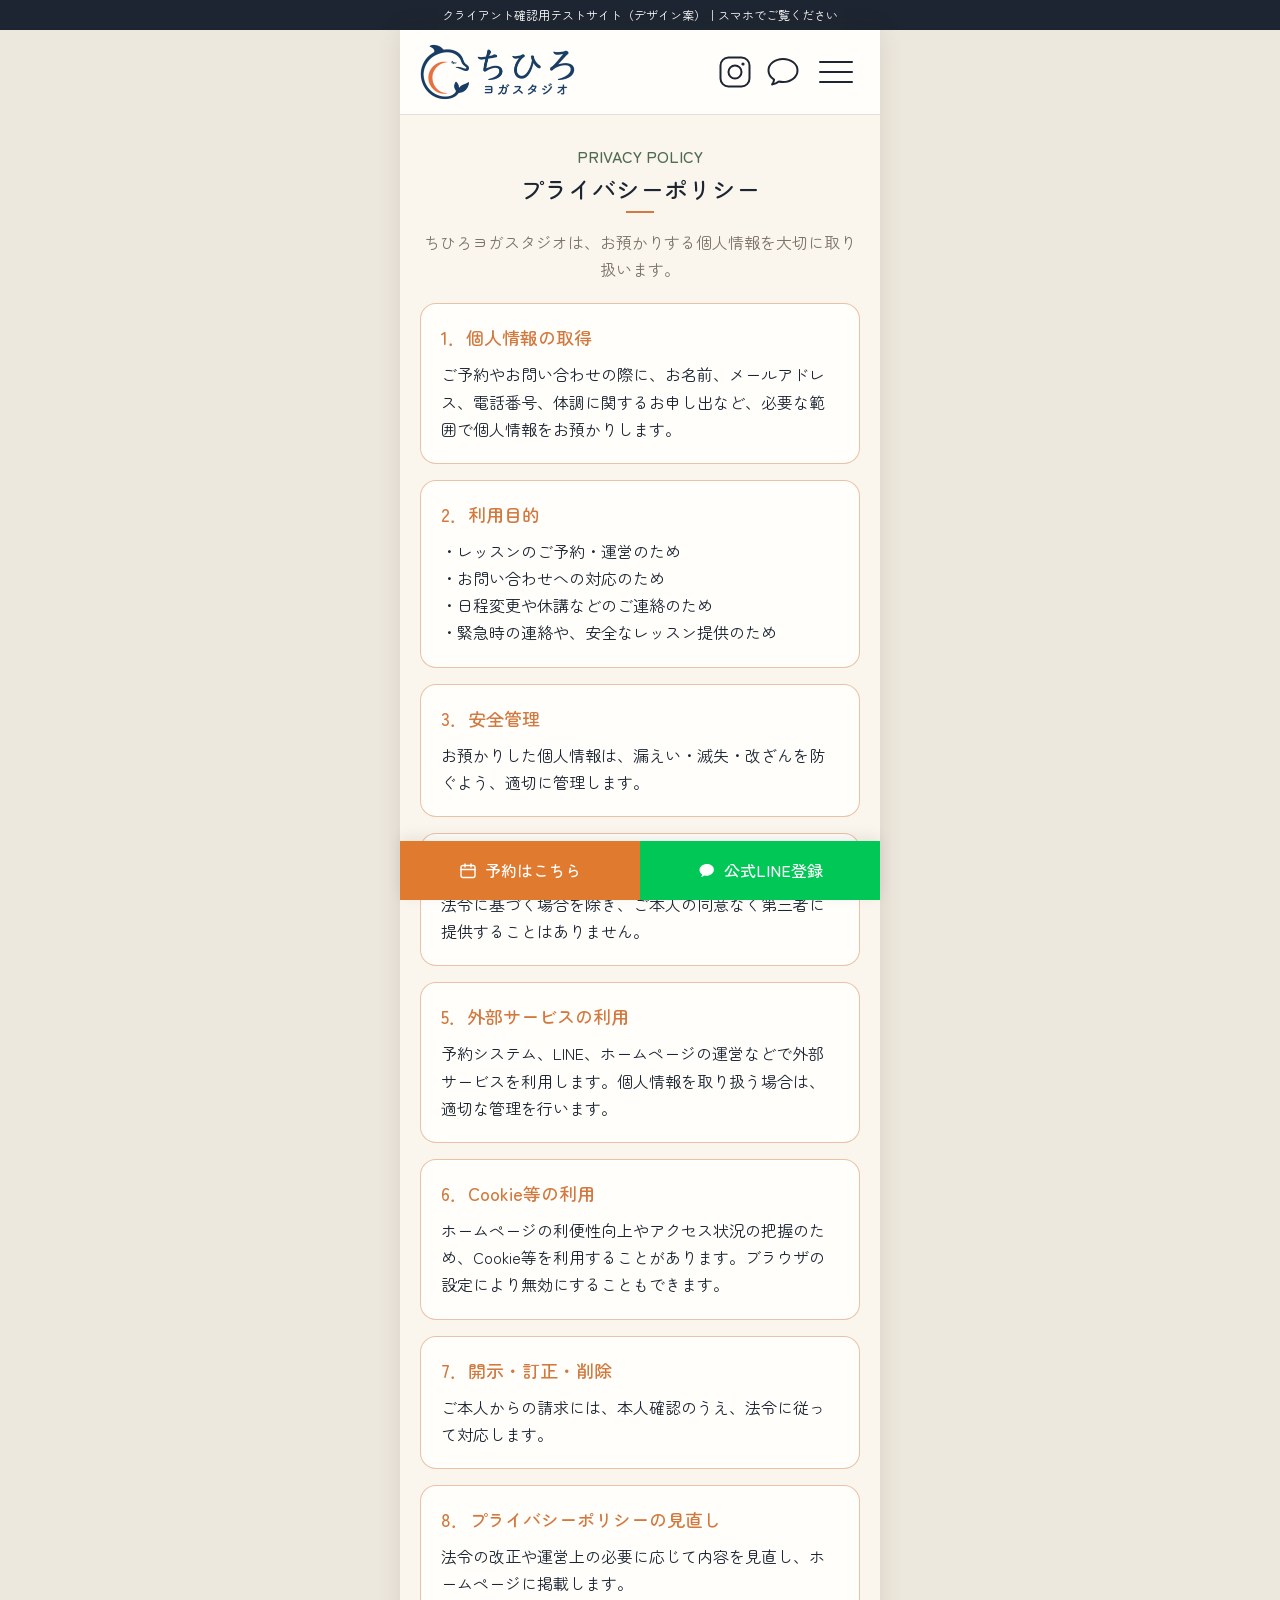
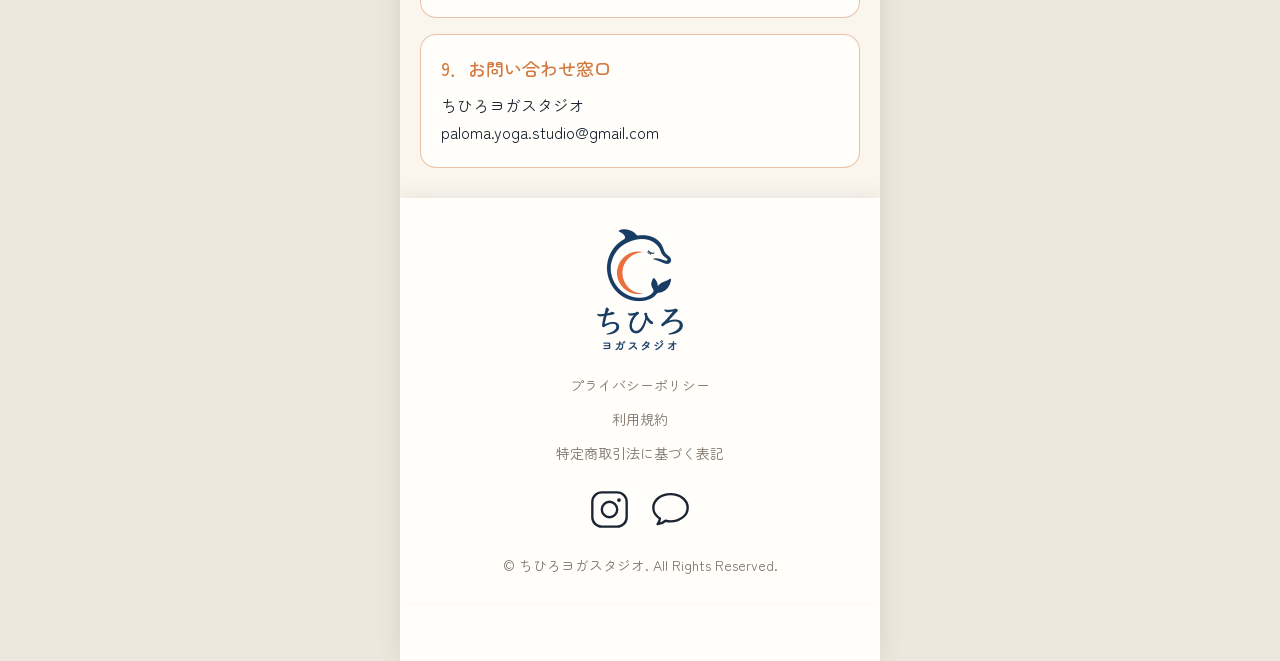
<file: privacy.html>
<!doctype html>
<html lang="ja">
<head>
<meta charset="utf-8">
<meta name="viewport" content="width=device-width, initial-scale=1">
<title>プライバシーポリシー｜ちひろヨガスタジオ</title>
<meta name="description" content="ちひろヨガスタジオのプライバシーポリシーです。">
<meta name="robots" content="noindex, nofollow">
<link rel="preconnect" href="https://fonts.googleapis.com">
<link rel="preconnect" href="https://fonts.gstatic.com" crossorigin>
<link href="https://fonts.googleapis.com/css2?family=Zen+Maru+Gothic:wght@400;500&display=swap" rel="stylesheet">
<link rel="stylesheet" href="css/style.css?v=20261016">
</head>
<body>
<div class="notice">クライアント確認用テストサイト（デザイン案）｜スマホでご覧ください</div>
<div class="app">
<header class="hdr">
  <a class="hdr-logo" href="index.html#top" aria-label="ちひろヨガスタジオ"><img src="img/logo_h.png?v=20261016" alt="ちひろ ヨガスタジオ" width="155" height="56"></a>
  <div class="hdr-icons">
    <a href="https://www.instagram.com/yoga_studio_paloma/" target="_blank" rel="noopener" aria-label="Instagram" class="ico38"><svg viewBox="0 0 38 38" aria-hidden="true"><rect x="4.5" y="4.5" width="29" height="29" rx="8" fill="none" stroke="currentColor" stroke-width="2"/><circle cx="19" cy="19" r="6.5" fill="none" stroke="currentColor" stroke-width="2"/><circle cx="27" cy="11" r="1.6" fill="currentColor"/></svg></a>
    <a href="https://lin.ee/5bhqEXA" target="_blank" rel="noopener" aria-label="公式LINE" class="ico38"><svg viewBox="0 0 38 38" aria-hidden="true"><path d="M19 6c-8 0-14.5 5-14.5 11.5 0 3.7 2.2 7 5.6 9.100-.2 1.600-.9 3.300-2 4.800 2.700-.3 5-1.400 6.700-2.900 1.300.3 2.800.5 4.200.5 8 0 14.500-5 14.500-11.500S27 6 19 6z" fill="none" stroke="currentColor" stroke-width="2" stroke-linejoin="round"/></svg></a>
    <button class="menu-btn" type="button" aria-label="メニューを開く" aria-expanded="false" aria-controls="drawer"><svg viewBox="0 0 48 48" aria-hidden="true"><path d="M8 14h32M8 24h32M8 34h32" stroke="currentColor" stroke-width="2" stroke-linecap="round"/></svg></button>
  </div>
</header>
<nav id="drawer" class="drawer" aria-label="メインメニュー" hidden>
  <button class="drawer-close" type="button" aria-label="メニューを閉じる"><svg viewBox="0 0 48 48" aria-hidden="true"><path d="M12 12l24 24M36 12L12 36" stroke="currentColor" stroke-width="2" stroke-linecap="round"/></svg></button>
  <ul><li><a href="index.html#top">ホーム</a></li><li><a href="index.html#news">お知らせ</a></li><li><a href="index.html#concept">コンセプト</a></li><li><a href="index.html#about">スタジオ紹介</a></li><li><a href="index.html#lesson">レッスンメニュー</a></li><li><a href="index.html#price">料金</a></li><li><a href="index.html#schedule">スケジュール</a></li><li><a href="index.html#instructor">講師紹介</a></li><li><a href="index.html#voice">お客様の声</a></li><li><a href="index.html#faq">よくある質問</a></li><li><a href="index.html#access">アクセス</a></li><li><a href="index.html#reservation">ご予約</a></li></ul>
  <ul class="drawer-legal">
    <li><a href="privacy.html">プライバシーポリシー</a></li>
    <li><a href="terms.html">利用規約</a></li>
    <li><a href="tokushoho.html">特定商取引法に基づく表記</a></li>
  </ul>
</nav>
<main>
<section class="legal-top"><div class="sh"><span class="sh-en">PRIVACY POLICY</span><h2 class="sh-ja">プライバシーポリシー</h2><i class="sh-bar"></i></div><p>ちひろヨガスタジオは、お預かりする個人情報を大切に取り扱います。</p></section>
<div class="legal-body"><section class="lcard"><h2>1．個人情報の取得</h2><p>ご予約やお問い合わせの際に、お名前、メールアドレス、電話番号、体調に関するお申し出など、必要な範囲で個人情報をお預かりします。</p></section><section class="lcard"><h2>2．利用目的</h2><p>・レッスンのご予約・運営のため<br>・お問い合わせへの対応のため<br>・日程変更や休講などのご連絡のため<br>・緊急時の連絡や、安全なレッスン提供のため</p></section><section class="lcard"><h2>3．安全管理</h2><p>お預かりした個人情報は、漏えい・滅失・改ざんを防ぐよう、適切に管理します。</p></section><section class="lcard"><h2>4．第三者への提供</h2><p>法令に基づく場合を除き、ご本人の同意なく第三者に提供することはありません。</p></section><section class="lcard"><h2>5．外部サービスの利用</h2><p>予約システム、LINE、ホームページの運営などで外部サービスを利用します。個人情報を取り扱う場合は、適切な管理を行います。</p></section><section class="lcard"><h2>6．Cookie等の利用</h2><p>ホームページの利便性向上やアクセス状況の把握のため、Cookie等を利用することがあります。ブラウザの設定により無効にすることもできます。</p></section><section class="lcard"><h2>7．開示・訂正・削除</h2><p>ご本人からの請求には、本人確認のうえ、法令に従って対応します。</p></section><section class="lcard"><h2>8．プライバシーポリシーの見直し</h2><p>法令の改正や運営上の必要に応じて内容を見直し、ホームページに掲載します。</p></section><section class="lcard"><h2>9．お問い合わせ窓口</h2><p>ちひろヨガスタジオ<br>paloma.yoga.studio@gmail.com</p></section></div>
</main>
<footer class="ftr">
  <img class="ftr-logo" src="img/logo_v.png?v=20261016" alt="ちひろ ヨガスタジオ" width="88" height="124">
  <ul class="ftr-nav">
    <li><a href="privacy.html">プライバシーポリシー</a></li>
    <li><a href="terms.html">利用規約</a></li>
    <li><a href="tokushoho.html">特定商取引法に基づく表記</a></li>
  </ul>
  <div class="ftr-sns">
    <a href="https://www.instagram.com/yoga_studio_paloma/" target="_blank" rel="noopener" aria-label="Instagram" class="ico45"><svg viewBox="0 0 38 38" aria-hidden="true"><rect x="4.5" y="4.5" width="29" height="29" rx="8" fill="none" stroke="currentColor" stroke-width="2"/><circle cx="19" cy="19" r="6.5" fill="none" stroke="currentColor" stroke-width="2"/><circle cx="27" cy="11" r="1.6" fill="currentColor"/></svg></a>
    <a href="https://lin.ee/5bhqEXA" target="_blank" rel="noopener" aria-label="公式LINE" class="ico45"><svg viewBox="0 0 38 38" aria-hidden="true"><path d="M19 6c-8 0-14.5 5-14.5 11.5 0 3.7 2.2 7 5.6 9.100-.2 1.600-.9 3.300-2 4.800 2.700-.3 5-1.400 6.700-2.900 1.300.3 2.800.5 4.200.5 8 0 14.500-5 14.500-11.500S27 6 19 6z" fill="none" stroke="currentColor" stroke-width="2" stroke-linejoin="round"/></svg></a>
  </div>
  <p class="ftr-copy">© ちひろヨガスタジオ. All Rights Reserved.</p>
</footer>
<div class="sticky">
  <a class="sticky-reserve" href="https://airrsv.net/chihiroyoga/calendar" target="_blank" rel="noopener"><svg viewBox="0 0 18 18" aria-hidden="true"><rect x="2" y="3.5" width="14" height="12" rx="2" fill="none" stroke="currentColor" stroke-width="1.4"/><path d="M2 7.500h14M6 2v3M12 2v3" stroke="currentColor" stroke-width="1.4" stroke-linecap="round"/></svg><span>予約はこちら</span></a>
  <a class="sticky-line" href="https://lin.ee/5bhqEXA" target="_blank" rel="noopener"><svg viewBox="0 0 18 18" aria-hidden="true"><path d="M9 2C4.900 2 1.500 4.700 1.500 8c0 1.800 1 3.400 2.600 4.500-.1.900-.5 1.700-1.100 2.400 1.400-.2 2.500-.7 3.300-1.400.7.200 1.400.3 2.100.3 4.100 0 7.500-2.700 7.500-6S13.100 2 9 2z" fill="currentColor"/></svg><span>公式LINE登録</span></a>
</div>
</div>
<script src="js/main.js?v=20261016" defer></script>
</body>
</html>
</file>
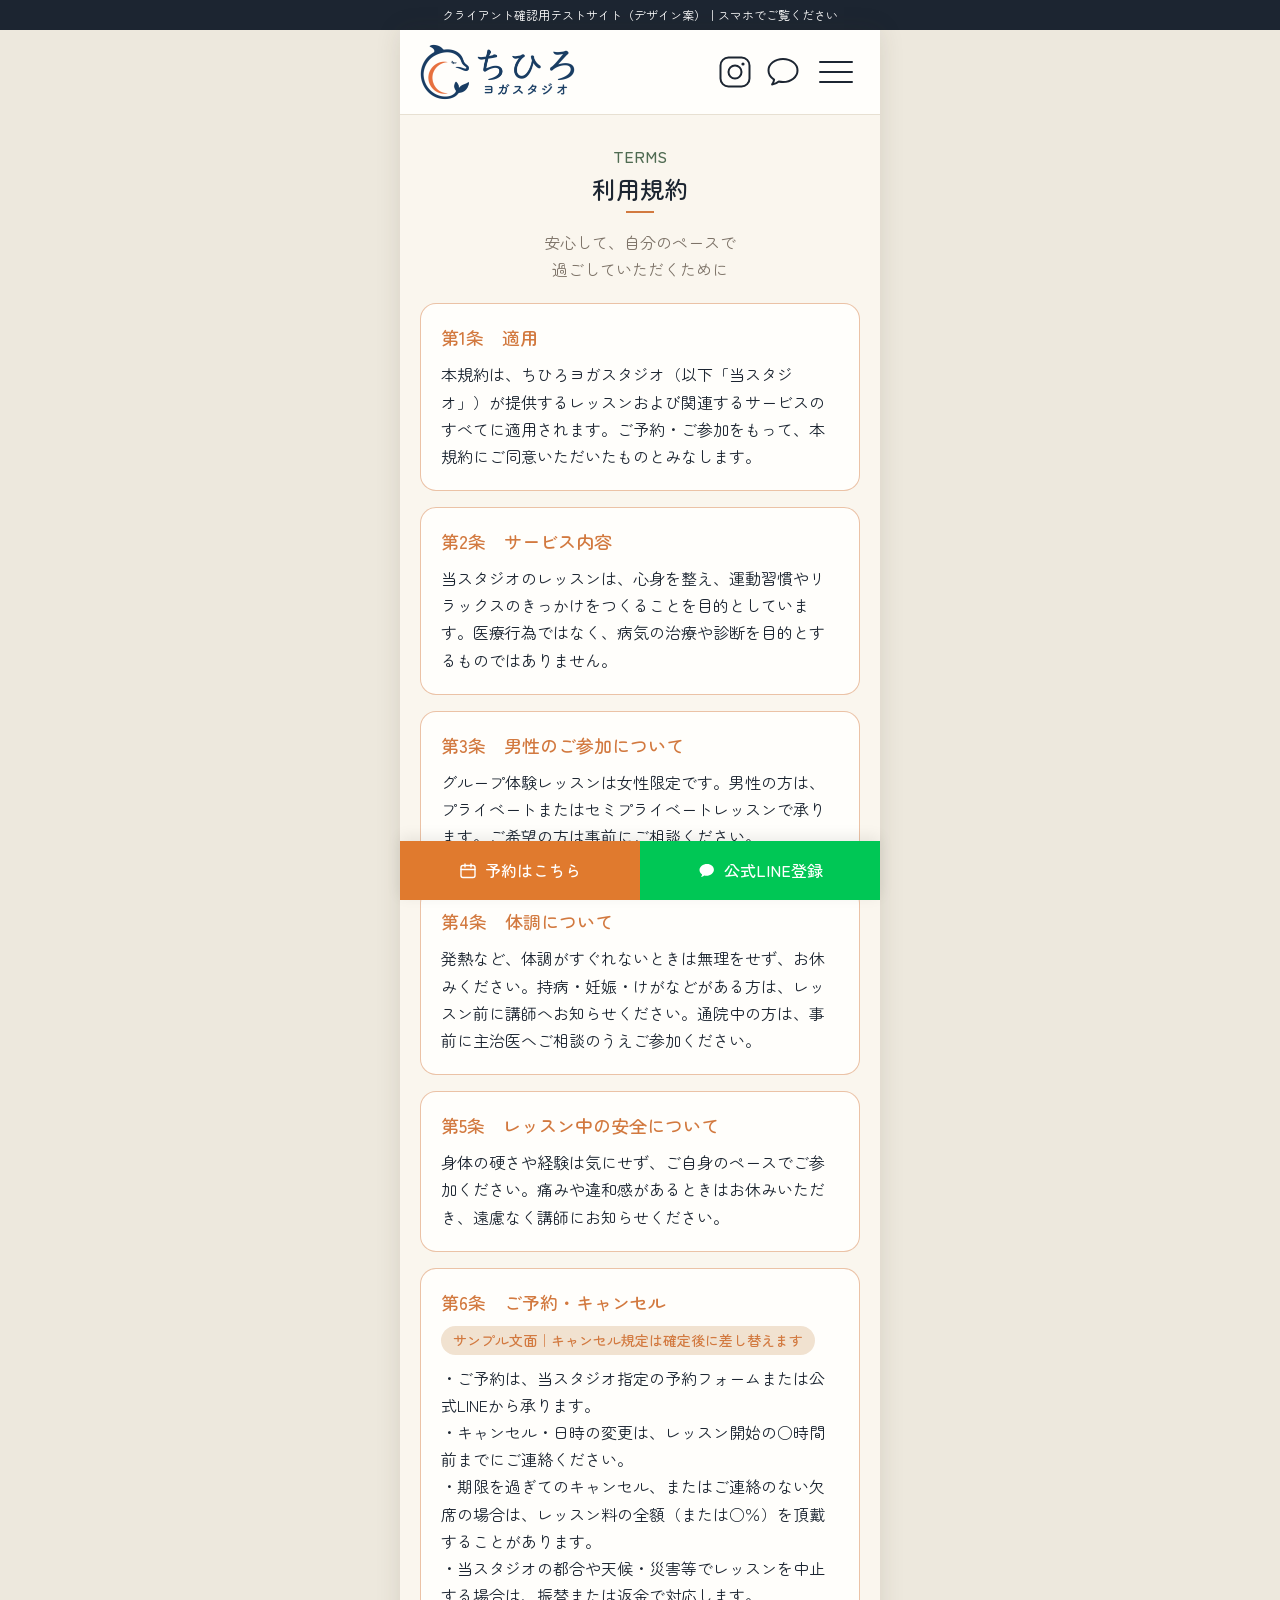
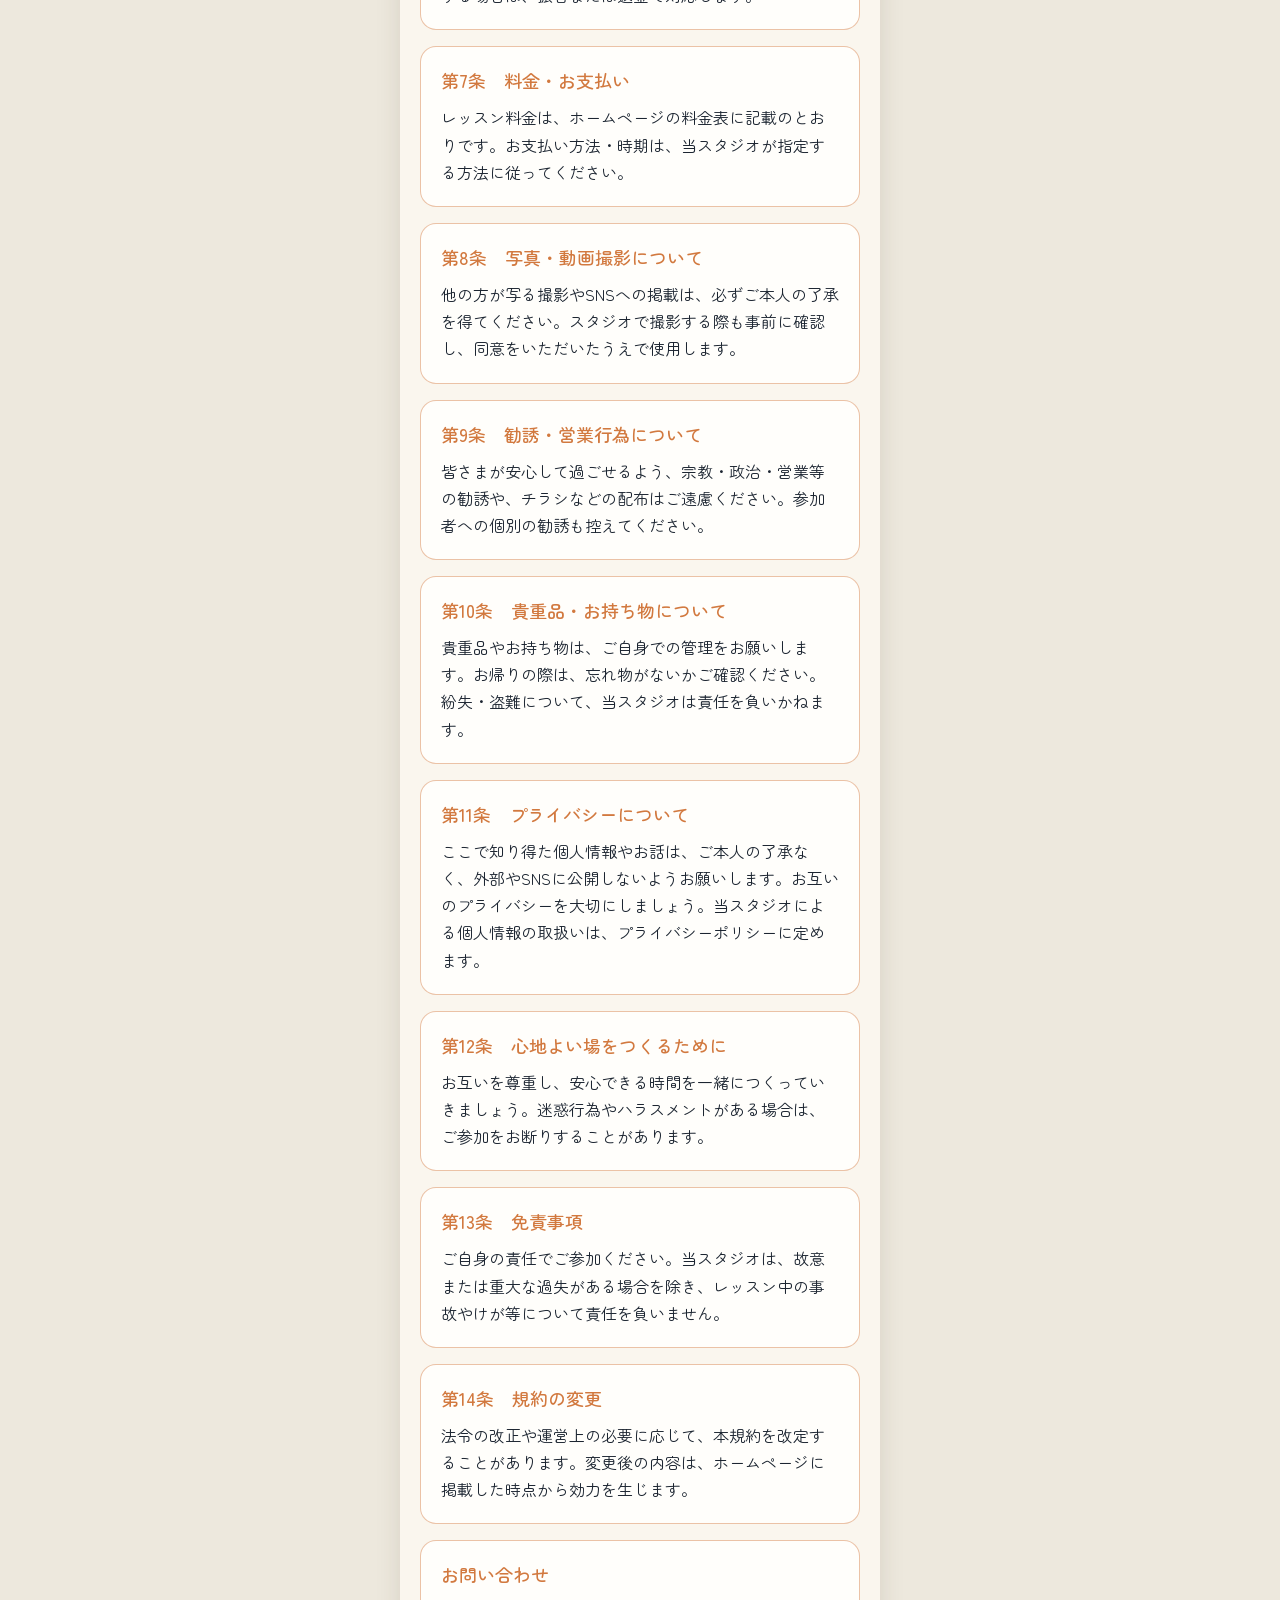
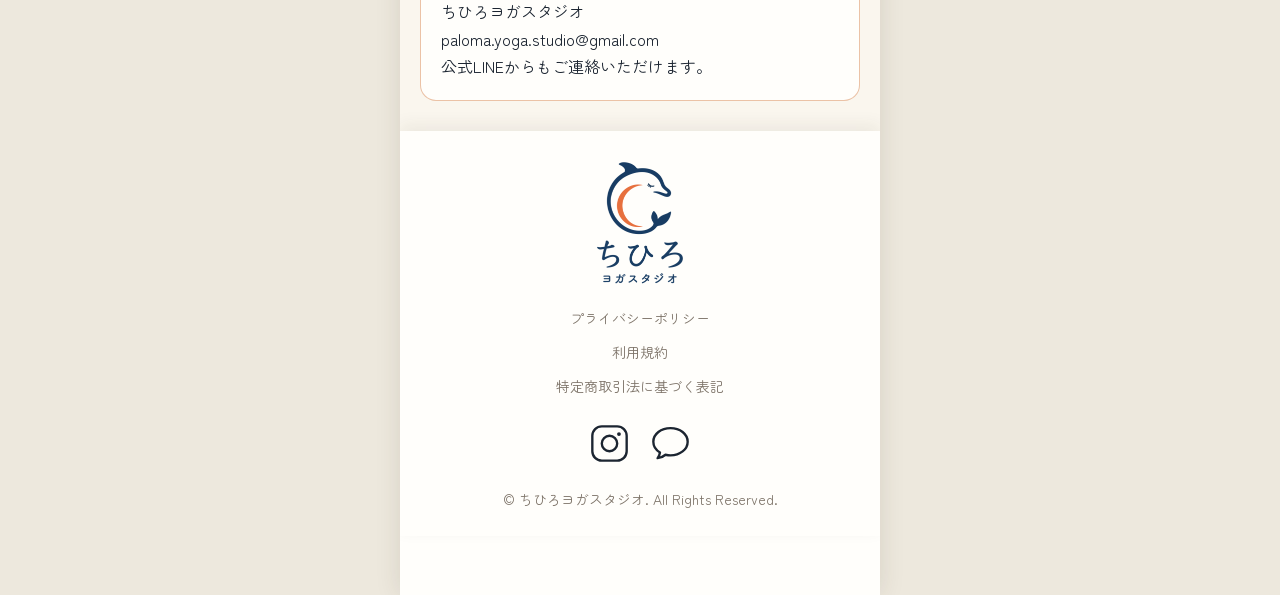
<file: terms.html>
<!doctype html>
<html lang="ja">
<head>
<meta charset="utf-8">
<meta name="viewport" content="width=device-width, initial-scale=1">
<title>利用規約｜ちひろヨガスタジオ</title>
<meta name="description" content="ちひろヨガスタジオの利用規約です。">
<meta name="robots" content="noindex, nofollow">
<link rel="preconnect" href="https://fonts.googleapis.com">
<link rel="preconnect" href="https://fonts.gstatic.com" crossorigin>
<link href="https://fonts.googleapis.com/css2?family=Zen+Maru+Gothic:wght@400;500&display=swap" rel="stylesheet">
<link rel="stylesheet" href="css/style.css?v=20261016">
</head>
<body>
<div class="notice">クライアント確認用テストサイト（デザイン案）｜スマホでご覧ください</div>
<div class="app">
<header class="hdr">
  <a class="hdr-logo" href="index.html#top" aria-label="ちひろヨガスタジオ"><img src="img/logo_h.png?v=20261016" alt="ちひろ ヨガスタジオ" width="155" height="56"></a>
  <div class="hdr-icons">
    <a href="https://www.instagram.com/yoga_studio_paloma/" target="_blank" rel="noopener" aria-label="Instagram" class="ico38"><svg viewBox="0 0 38 38" aria-hidden="true"><rect x="4.5" y="4.5" width="29" height="29" rx="8" fill="none" stroke="currentColor" stroke-width="2"/><circle cx="19" cy="19" r="6.5" fill="none" stroke="currentColor" stroke-width="2"/><circle cx="27" cy="11" r="1.6" fill="currentColor"/></svg></a>
    <a href="https://lin.ee/5bhqEXA" target="_blank" rel="noopener" aria-label="公式LINE" class="ico38"><svg viewBox="0 0 38 38" aria-hidden="true"><path d="M19 6c-8 0-14.5 5-14.5 11.5 0 3.7 2.2 7 5.6 9.100-.2 1.600-.9 3.300-2 4.800 2.700-.3 5-1.400 6.700-2.900 1.300.3 2.800.5 4.200.5 8 0 14.500-5 14.500-11.500S27 6 19 6z" fill="none" stroke="currentColor" stroke-width="2" stroke-linejoin="round"/></svg></a>
    <button class="menu-btn" type="button" aria-label="メニューを開く" aria-expanded="false" aria-controls="drawer"><svg viewBox="0 0 48 48" aria-hidden="true"><path d="M8 14h32M8 24h32M8 34h32" stroke="currentColor" stroke-width="2" stroke-linecap="round"/></svg></button>
  </div>
</header>
<nav id="drawer" class="drawer" aria-label="メインメニュー" hidden>
  <button class="drawer-close" type="button" aria-label="メニューを閉じる"><svg viewBox="0 0 48 48" aria-hidden="true"><path d="M12 12l24 24M36 12L12 36" stroke="currentColor" stroke-width="2" stroke-linecap="round"/></svg></button>
  <ul><li><a href="index.html#top">ホーム</a></li><li><a href="index.html#news">お知らせ</a></li><li><a href="index.html#concept">コンセプト</a></li><li><a href="index.html#about">スタジオ紹介</a></li><li><a href="index.html#lesson">レッスンメニュー</a></li><li><a href="index.html#price">料金</a></li><li><a href="index.html#schedule">スケジュール</a></li><li><a href="index.html#instructor">講師紹介</a></li><li><a href="index.html#voice">お客様の声</a></li><li><a href="index.html#faq">よくある質問</a></li><li><a href="index.html#access">アクセス</a></li><li><a href="index.html#reservation">ご予約</a></li></ul>
  <ul class="drawer-legal">
    <li><a href="privacy.html">プライバシーポリシー</a></li>
    <li><a href="terms.html">利用規約</a></li>
    <li><a href="tokushoho.html">特定商取引法に基づく表記</a></li>
  </ul>
</nav>
<main>
<section class="legal-top"><div class="sh"><span class="sh-en">TERMS</span><h2 class="sh-ja">利用規約</h2><i class="sh-bar"></i></div><p>安心して、自分のペースで<br>過ごしていただくために</p></section>
<div class="legal-body"><section class="lcard"><h2>第1条　適用</h2><p>本規約は、ちひろヨガスタジオ（以下「当スタジオ」）が提供するレッスンおよび関連するサービスのすべてに適用されます。ご予約・ご参加をもって、本規約にご同意いただいたものとみなします。</p></section><section class="lcard"><h2>第2条　サービス内容</h2><p>当スタジオのレッスンは、心身を整え、運動習慣やリラックスのきっかけをつくることを目的としています。医療行為ではなく、病気の治療や診断を目的とするものではありません。</p></section><section class="lcard"><h2>第3条　男性のご参加について</h2><p>グループ体験レッスンは女性限定です。男性の方は、プライベートまたはセミプライベートレッスンで承ります。ご希望の方は事前にご相談ください。</p></section><section class="lcard"><h2>第4条　体調について</h2><p>発熱など、体調がすぐれないときは無理をせず、お休みください。持病・妊娠・けがなどがある方は、レッスン前に講師へお知らせください。通院中の方は、事前に主治医へご相談のうえご参加ください。</p></section><section class="lcard"><h2>第5条　レッスン中の安全について</h2><p>身体の硬さや経験は気にせず、ご自身のペースでご参加ください。痛みや違和感があるときはお休みいただき、遠慮なく講師にお知らせください。</p></section><section class="lcard"><h2>第6条　ご予約・キャンセル</h2><span class="chip">サンプル文面｜キャンセル規定は確定後に差し替えます</span><p>・ご予約は、当スタジオ指定の予約フォームまたは公式LINEから承ります。<br>・キャンセル・日時の変更は、レッスン開始の○時間前までにご連絡ください。<br>・期限を過ぎてのキャンセル、またはご連絡のない欠席の場合は、レッスン料の全額（または○％）を頂戴することがあります。<br>・当スタジオの都合や天候・災害等でレッスンを中止する場合は、振替または返金で対応します。</p></section><section class="lcard"><h2>第7条　料金・お支払い</h2><p>レッスン料金は、ホームページの料金表に記載のとおりです。お支払い方法・時期は、当スタジオが指定する方法に従ってください。</p></section><section class="lcard"><h2>第8条　写真・動画撮影について</h2><p>他の方が写る撮影やSNSへの掲載は、必ずご本人の了承を得てください。スタジオで撮影する際も事前に確認し、同意をいただいたうえで使用します。</p></section><section class="lcard"><h2>第9条　勧誘・営業行為について</h2><p>皆さまが安心して過ごせるよう、宗教・政治・営業等の勧誘や、チラシなどの配布はご遠慮ください。参加者への個別の勧誘も控えてください。</p></section><section class="lcard"><h2>第10条　貴重品・お持ち物について</h2><p>貴重品やお持ち物は、ご自身での管理をお願いします。お帰りの際は、忘れ物がないかご確認ください。紛失・盗難について、当スタジオは責任を負いかねます。</p></section><section class="lcard"><h2>第11条　プライバシーについて</h2><p>ここで知り得た個人情報やお話は、ご本人の了承なく、外部やSNSに公開しないようお願いします。お互いのプライバシーを大切にしましょう。当スタジオによる個人情報の取扱いは、プライバシーポリシーに定めます。</p></section><section class="lcard"><h2>第12条　心地よい場をつくるために</h2><p>お互いを尊重し、安心できる時間を一緒につくっていきましょう。迷惑行為やハラスメントがある場合は、ご参加をお断りすることがあります。</p></section><section class="lcard"><h2>第13条　免責事項</h2><p>ご自身の責任でご参加ください。当スタジオは、故意または重大な過失がある場合を除き、レッスン中の事故やけが等について責任を負いません。</p></section><section class="lcard"><h2>第14条　規約の変更</h2><p>法令の改正や運営上の必要に応じて、本規約を改定することがあります。変更後の内容は、ホームページに掲載した時点から効力を生じます。</p></section><section class="lcard"><h2>お問い合わせ</h2><p>ちひろヨガスタジオ<br>paloma.yoga.studio@gmail.com<br>公式LINEからもご連絡いただけます。</p></section></div>
</main>
<footer class="ftr">
  <img class="ftr-logo" src="img/logo_v.png?v=20261016" alt="ちひろ ヨガスタジオ" width="88" height="124">
  <ul class="ftr-nav">
    <li><a href="privacy.html">プライバシーポリシー</a></li>
    <li><a href="terms.html">利用規約</a></li>
    <li><a href="tokushoho.html">特定商取引法に基づく表記</a></li>
  </ul>
  <div class="ftr-sns">
    <a href="https://www.instagram.com/yoga_studio_paloma/" target="_blank" rel="noopener" aria-label="Instagram" class="ico45"><svg viewBox="0 0 38 38" aria-hidden="true"><rect x="4.5" y="4.5" width="29" height="29" rx="8" fill="none" stroke="currentColor" stroke-width="2"/><circle cx="19" cy="19" r="6.5" fill="none" stroke="currentColor" stroke-width="2"/><circle cx="27" cy="11" r="1.6" fill="currentColor"/></svg></a>
    <a href="https://lin.ee/5bhqEXA" target="_blank" rel="noopener" aria-label="公式LINE" class="ico45"><svg viewBox="0 0 38 38" aria-hidden="true"><path d="M19 6c-8 0-14.5 5-14.5 11.5 0 3.7 2.2 7 5.6 9.100-.2 1.600-.9 3.300-2 4.800 2.700-.3 5-1.400 6.700-2.900 1.300.3 2.800.5 4.200.5 8 0 14.500-5 14.500-11.500S27 6 19 6z" fill="none" stroke="currentColor" stroke-width="2" stroke-linejoin="round"/></svg></a>
  </div>
  <p class="ftr-copy">© ちひろヨガスタジオ. All Rights Reserved.</p>
</footer>
<div class="sticky">
  <a class="sticky-reserve" href="https://airrsv.net/chihiroyoga/calendar" target="_blank" rel="noopener"><svg viewBox="0 0 18 18" aria-hidden="true"><rect x="2" y="3.5" width="14" height="12" rx="2" fill="none" stroke="currentColor" stroke-width="1.4"/><path d="M2 7.500h14M6 2v3M12 2v3" stroke="currentColor" stroke-width="1.4" stroke-linecap="round"/></svg><span>予約はこちら</span></a>
  <a class="sticky-line" href="https://lin.ee/5bhqEXA" target="_blank" rel="noopener"><svg viewBox="0 0 18 18" aria-hidden="true"><path d="M9 2C4.900 2 1.500 4.700 1.500 8c0 1.800 1 3.400 2.600 4.500-.1.900-.5 1.700-1.100 2.400 1.400-.2 2.500-.7 3.300-1.400.7.200 1.400.3 2.100.3 4.100 0 7.500-2.700 7.500-6S13.100 2 9 2z" fill="currentColor"/></svg><span>公式LINE登録</span></a>
</div>
</div>
<script src="js/main.js?v=20261016" defer></script>
</body>
</html>
</file>
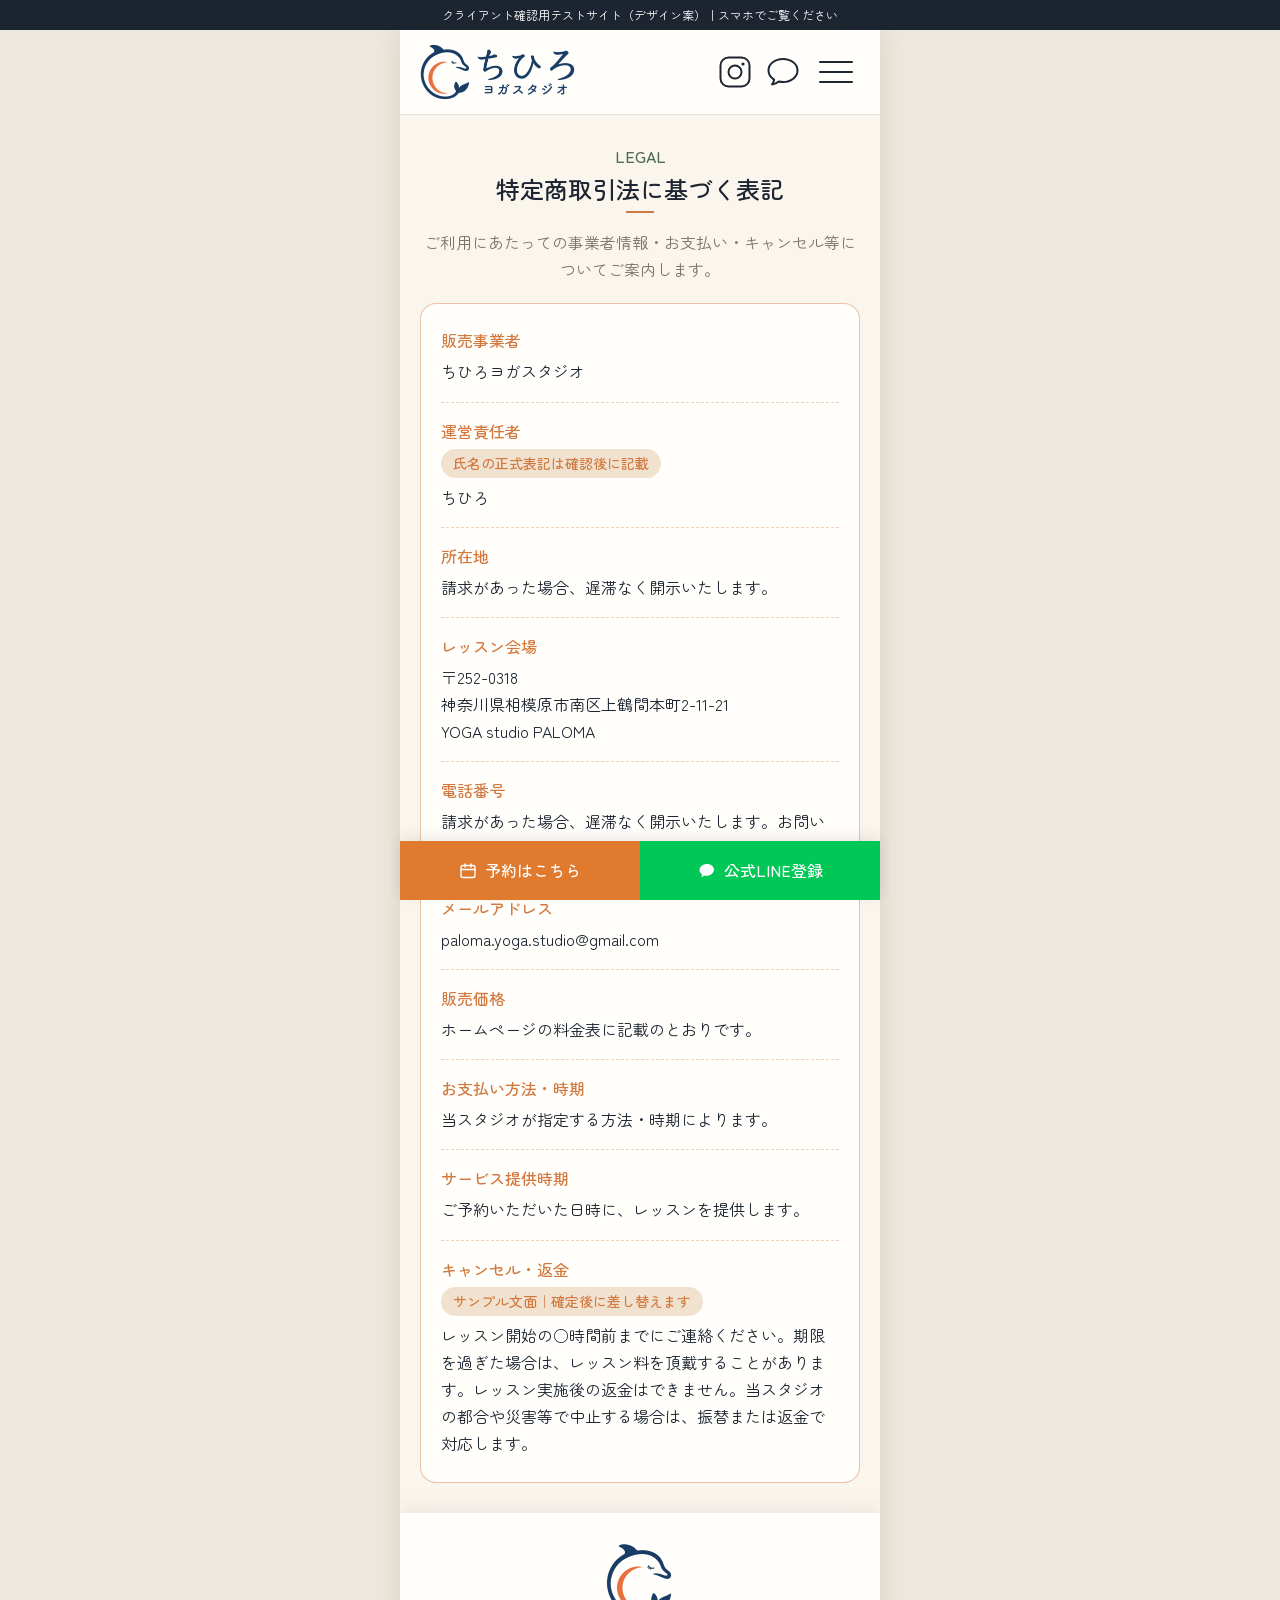
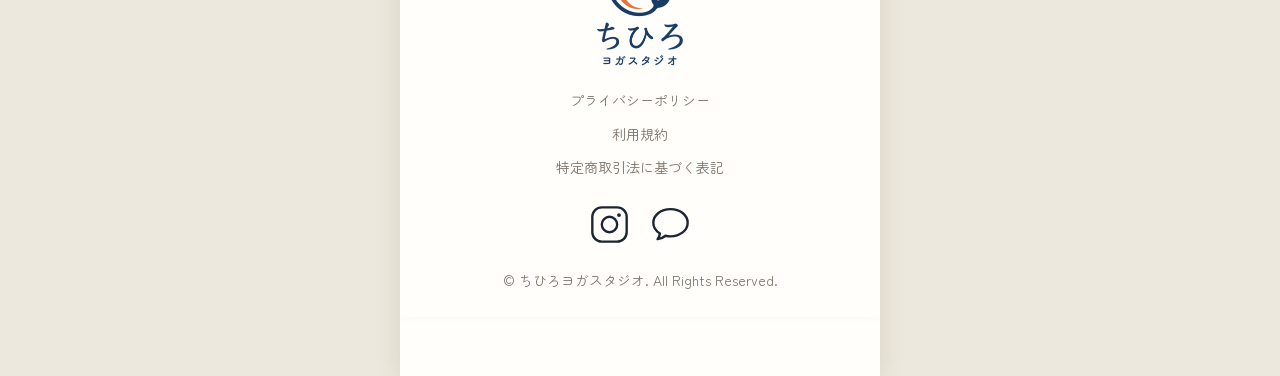
<file: tokushoho.html>
<!doctype html>
<html lang="ja">
<head>
<meta charset="utf-8">
<meta name="viewport" content="width=device-width, initial-scale=1">
<title>特定商取引法に基づく表記｜ちひろヨガスタジオ</title>
<meta name="description" content="ちひろヨガスタジオの特定商取引法に基づく表記です。">
<meta name="robots" content="noindex, nofollow">
<link rel="preconnect" href="https://fonts.googleapis.com">
<link rel="preconnect" href="https://fonts.gstatic.com" crossorigin>
<link href="https://fonts.googleapis.com/css2?family=Zen+Maru+Gothic:wght@400;500&display=swap" rel="stylesheet">
<link rel="stylesheet" href="css/style.css?v=20261016">
</head>
<body>
<div class="notice">クライアント確認用テストサイト（デザイン案）｜スマホでご覧ください</div>
<div class="app">
<header class="hdr">
  <a class="hdr-logo" href="index.html#top" aria-label="ちひろヨガスタジオ"><img src="img/logo_h.png?v=20261016" alt="ちひろ ヨガスタジオ" width="155" height="56"></a>
  <div class="hdr-icons">
    <a href="https://www.instagram.com/yoga_studio_paloma/" target="_blank" rel="noopener" aria-label="Instagram" class="ico38"><svg viewBox="0 0 38 38" aria-hidden="true"><rect x="4.5" y="4.5" width="29" height="29" rx="8" fill="none" stroke="currentColor" stroke-width="2"/><circle cx="19" cy="19" r="6.5" fill="none" stroke="currentColor" stroke-width="2"/><circle cx="27" cy="11" r="1.6" fill="currentColor"/></svg></a>
    <a href="https://lin.ee/5bhqEXA" target="_blank" rel="noopener" aria-label="公式LINE" class="ico38"><svg viewBox="0 0 38 38" aria-hidden="true"><path d="M19 6c-8 0-14.5 5-14.5 11.5 0 3.7 2.2 7 5.6 9.100-.2 1.600-.9 3.300-2 4.800 2.700-.3 5-1.400 6.700-2.900 1.300.3 2.800.5 4.200.5 8 0 14.500-5 14.500-11.500S27 6 19 6z" fill="none" stroke="currentColor" stroke-width="2" stroke-linejoin="round"/></svg></a>
    <button class="menu-btn" type="button" aria-label="メニューを開く" aria-expanded="false" aria-controls="drawer"><svg viewBox="0 0 48 48" aria-hidden="true"><path d="M8 14h32M8 24h32M8 34h32" stroke="currentColor" stroke-width="2" stroke-linecap="round"/></svg></button>
  </div>
</header>
<nav id="drawer" class="drawer" aria-label="メインメニュー" hidden>
  <button class="drawer-close" type="button" aria-label="メニューを閉じる"><svg viewBox="0 0 48 48" aria-hidden="true"><path d="M12 12l24 24M36 12L12 36" stroke="currentColor" stroke-width="2" stroke-linecap="round"/></svg></button>
  <ul><li><a href="index.html#top">ホーム</a></li><li><a href="index.html#news">お知らせ</a></li><li><a href="index.html#concept">コンセプト</a></li><li><a href="index.html#about">スタジオ紹介</a></li><li><a href="index.html#lesson">レッスンメニュー</a></li><li><a href="index.html#price">料金</a></li><li><a href="index.html#schedule">スケジュール</a></li><li><a href="index.html#instructor">講師紹介</a></li><li><a href="index.html#voice">お客様の声</a></li><li><a href="index.html#faq">よくある質問</a></li><li><a href="index.html#access">アクセス</a></li><li><a href="index.html#reservation">ご予約</a></li></ul>
  <ul class="drawer-legal">
    <li><a href="privacy.html">プライバシーポリシー</a></li>
    <li><a href="terms.html">利用規約</a></li>
    <li><a href="tokushoho.html">特定商取引法に基づく表記</a></li>
  </ul>
</nav>
<main>
<section class="legal-top"><div class="sh"><span class="sh-en">LEGAL</span><h2 class="sh-ja">特定商取引法に基づく表記</h2><i class="sh-bar"></i></div><p>ご利用にあたっての事業者情報・お支払い・キャンセル等についてご案内します。</p></section>
<div class="legal-body"><section class="lcard lrows"><div class="lrow"><h2>販売事業者</h2><p>ちひろヨガスタジオ</p></div><div class="lrow"><h2>運営責任者</h2><span class="chip">氏名の正式表記は確認後に記載</span><p>ちひろ</p></div><div class="lrow"><h2>所在地</h2><p>請求があった場合、遅滞なく開示いたします。</p></div><div class="lrow"><h2>レッスン会場</h2><p>〒252-0318<br>神奈川県相模原市南区上鶴間本町2-11-21<br>YOGA studio PALOMA</p></div><div class="lrow"><h2>電話番号</h2><p>請求があった場合、遅滞なく開示いたします。お問い合わせは、メールまたは公式LINEにてお願いします。</p></div><div class="lrow"><h2>メールアドレス</h2><p>paloma.yoga.studio@gmail.com</p></div><div class="lrow"><h2>販売価格</h2><p>ホームページの料金表に記載のとおりです。</p></div><div class="lrow"><h2>お支払い方法・時期</h2><p>当スタジオが指定する方法・時期によります。</p></div><div class="lrow"><h2>サービス提供時期</h2><p>ご予約いただいた日時に、レッスンを提供します。</p></div><div class="lrow"><h2>キャンセル・返金</h2><span class="chip">サンプル文面｜確定後に差し替えます</span><p>レッスン開始の○時間前までにご連絡ください。期限を過ぎた場合は、レッスン料を頂戴することがあります。レッスン実施後の返金はできません。当スタジオの都合や災害等で中止する場合は、振替または返金で対応します。</p></div></section></div>
</main>
<footer class="ftr">
  <img class="ftr-logo" src="img/logo_v.png?v=20261016" alt="ちひろ ヨガスタジオ" width="88" height="124">
  <ul class="ftr-nav">
    <li><a href="privacy.html">プライバシーポリシー</a></li>
    <li><a href="terms.html">利用規約</a></li>
    <li><a href="tokushoho.html">特定商取引法に基づく表記</a></li>
  </ul>
  <div class="ftr-sns">
    <a href="https://www.instagram.com/yoga_studio_paloma/" target="_blank" rel="noopener" aria-label="Instagram" class="ico45"><svg viewBox="0 0 38 38" aria-hidden="true"><rect x="4.5" y="4.5" width="29" height="29" rx="8" fill="none" stroke="currentColor" stroke-width="2"/><circle cx="19" cy="19" r="6.5" fill="none" stroke="currentColor" stroke-width="2"/><circle cx="27" cy="11" r="1.6" fill="currentColor"/></svg></a>
    <a href="https://lin.ee/5bhqEXA" target="_blank" rel="noopener" aria-label="公式LINE" class="ico45"><svg viewBox="0 0 38 38" aria-hidden="true"><path d="M19 6c-8 0-14.5 5-14.5 11.5 0 3.7 2.2 7 5.6 9.100-.2 1.600-.9 3.300-2 4.800 2.700-.3 5-1.400 6.700-2.900 1.300.3 2.800.5 4.200.5 8 0 14.500-5 14.500-11.500S27 6 19 6z" fill="none" stroke="currentColor" stroke-width="2" stroke-linejoin="round"/></svg></a>
  </div>
  <p class="ftr-copy">© ちひろヨガスタジオ. All Rights Reserved.</p>
</footer>
<div class="sticky">
  <a class="sticky-reserve" href="https://airrsv.net/chihiroyoga/calendar" target="_blank" rel="noopener"><svg viewBox="0 0 18 18" aria-hidden="true"><rect x="2" y="3.5" width="14" height="12" rx="2" fill="none" stroke="currentColor" stroke-width="1.4"/><path d="M2 7.500h14M6 2v3M12 2v3" stroke="currentColor" stroke-width="1.4" stroke-linecap="round"/></svg><span>予約はこちら</span></a>
  <a class="sticky-line" href="https://lin.ee/5bhqEXA" target="_blank" rel="noopener"><svg viewBox="0 0 18 18" aria-hidden="true"><path d="M9 2C4.900 2 1.500 4.700 1.500 8c0 1.800 1 3.400 2.600 4.500-.1.900-.5 1.700-1.100 2.400 1.400-.2 2.500-.7 3.300-1.400.7.200 1.400.3 2.100.3 4.100 0 7.500-2.700 7.500-6S13.100 2 9 2z" fill="currentColor"/></svg><span>公式LINE登録</span></a>
</div>
</div>
<script src="js/main.js?v=20261016" defer></script>
</body>
</html>
</file>
<file: css/style.css>
/* ちひろヨガスタジオ クライアント確認用（スマホ375px基準）
   Figma: dDopAVcEA54rMN5ch7XFbN */
:root{
  --bg:#FAF6EE; --surface:#FFFEFB; --main:#1C2531; --sub:#7D7368;
  --green:#4F6B52; --green-soft:#E4E8DF; --orange:#D2793F; --orange-soft:#F1E2D0;
  --line:#E7E0D2; --gray:#DAD8D4; --line-green:#00C755;
  --font:"Zen Maru Gothic","Hiragino Maru Gothic ProN","Hiragino Sans","Meiryo",sans-serif;
}
*,*::before,*::after{box-sizing:border-box}
html{margin:0;padding:0;scroll-behavior:smooth;-webkit-text-size-adjust:100%;scroll-padding-top:12px}
body{margin:0;padding:0;background:#EDE8DD;color:var(--main);font-family:var(--font);font-size:16px;line-height:1.7;font-weight:400;-webkit-font-smoothing:antialiased}
img{display:block;max-width:100%;height:auto}
a{color:inherit;text-decoration:none}
button{font:inherit;color:inherit;background:none;border:0;padding:0;cursor:pointer}
h1,h2,h3,p,ul,figure{margin:0;padding:0}
ul{list-style:none}
.notice{background:var(--main);color:#fff;font-size:12px;text-align:center;padding:6px 10px;line-height:1.5}
.app{max-width:480px;margin:0 auto;background:var(--surface);padding-bottom:59px;overflow:hidden;box-shadow:0 0 24px rgba(60,50,30,.12);position:relative}

/* header */
.hdr{display:flex;align-items:center;justify-content:space-between;padding:14px 20px;height:85px;background:var(--surface);border-bottom:1px solid var(--line);position:relative;z-index:5}
.hdr-logo img{height:56px;width:auto}
.hdr-icons{display:flex;align-items:center;gap:10px;color:var(--main)}
.ico38{width:38px;height:38px;display:grid;place-items:center}
.ico38 svg{width:38px;height:38px}
.menu-btn{width:48px;height:48px;display:grid;place-items:center}
.menu-btn svg{width:48px;height:48px}
.drawer{position:fixed;inset:0;z-index:50;background:var(--surface);overflow-y:auto;padding:90px 32px 40px;max-width:480px;margin:0 auto}
.drawer[hidden]{display:none}
.drawer-close{position:absolute;top:18px;right:20px;width:48px;height:48px}
.drawer li a{display:block;padding:14px 0;border-bottom:1px solid var(--line);font-weight:500}
.drawer-legal{margin-top:24px}
.drawer-legal a{font-size:15px;color:var(--sub);border:0;padding:8px 0}

/* section base */
.sec{padding:30px 20px;display:flex;flex-direction:column;align-items:center;gap:20px;text-align:center}
.sec-white{background:var(--surface)}
.sec-ivory{background:var(--bg)}
.sec-green{background:var(--green-soft)}
.sh{display:flex;flex-direction:column;align-items:center;gap:4px}
.sh-en{font-weight:500;color:var(--green);line-height:1.45}
.sh-ja{font-size:24px;font-weight:500;line-height:1.45}
.sh-bar{display:block;width:28px;height:2px;background:var(--orange)}
.sh-bar{margin-top:0}

/* buttons */
.btn{display:inline-flex;align-items:center;justify-content:center;gap:8px;padding:14px 28px;border-radius:26px;font-weight:500;line-height:1.45;transition:opacity .2s,transform .2s}
.btn:hover{opacity:.85}
.btn-outline{background:var(--surface);border:1px solid var(--main);color:var(--main)}
.btn-white{background:var(--surface);color:var(--green)}
.btn-green{background:var(--green);color:#fff}
.btn-wide{width:100%}
.btn-line{background:var(--line-green);color:#fff}
.btn-ico svg{width:20px;height:20px;color:var(--main)}
.btn-ico em{font-style:normal;color:var(--orange);font-weight:400}

/* hero */
.hero{position:relative;height:460px;overflow:hidden;background:var(--bg)}
.hero-track{position:relative;height:100%}
.hero-slide{position:absolute;inset:0;opacity:0;transition:opacity .9s ease;pointer-events:none}
.hero-slide.is-active{opacity:1;pointer-events:auto}
.hero-slide>img{width:100%;height:100%;object-fit:cover}
.hero-shade::before{content:"";position:absolute;left:0;right:0;top:0;height:230px;background:linear-gradient(180deg,rgba(13,20,15,.45),rgba(13,20,15,0));z-index:1}
.hero-copy{position:absolute;left:24px;top:44px;z-index:2;color:#fff;display:flex;flex-direction:column;gap:10px;text-shadow:0 1px 8px rgba(0,0,0,.18)}
.hero-kicker{font-weight:500;line-height:1.45}
.hero-h{font-size:36px;font-weight:500;line-height:1.5}
.hero-btn{position:absolute;left:24px;top:366px;z-index:2;display:flex;align-items:center;justify-content:center;width:187px;height:48px;border-radius:26px;background:var(--green);color:#fff;border:1px solid #fff;font-size:18px;font-weight:500;line-height:1}
.hero-btn-c{left:50%;transform:translateX(-50%)}
.dots{position:absolute;left:0;right:0;bottom:14px;z-index:3;display:flex;justify-content:center;gap:8px}
.dot{width:8px;height:8px;border-radius:50%;background:#fff;border:1px solid rgba(64,64,56,.55);padding:0}
.dot.is-active{background:var(--green);border-color:#fff}

/* message */
.msg{gap:18px}
.msg h2{font-size:22px;font-weight:500;line-height:1.5;color:var(--main)}
.msg p{color:var(--sub);line-height:1.75}
.msg .msg-strong{font-size:18px;font-weight:500;color:var(--main);line-height:1.7}
.msg .btn{margin-top:2px}

/* news/blog cards */
.carousel{position:relative;width:100%}
.car-row{display:flex;gap:12px;overflow-x:auto;scroll-snap-type:x mandatory;scrollbar-width:none;text-align:left}
.car-row::-webkit-scrollbar{display:none}
.card{flex:0 0 calc(50% - 6px);scroll-snap-align:start;background:var(--surface);border-radius:16px;overflow:hidden;align-self:flex-start}
.card-thumb{height:100px;background:var(--gray)}
.card-text{padding:16px 18px 18px;display:flex;flex-direction:column;gap:6px}
.card time{color:var(--sub);line-height:1.45}
.card h3{font-size:16px;font-weight:500;line-height:1.45}
.car-btn{position:absolute;top:64px;width:36px;height:36px;border-radius:50%;background:rgba(255,255,255,.92);display:grid;place-items:center;box-shadow:0 1px 6px rgba(0,0,0,.12);color:var(--main)}
.car-btn svg{width:16px;height:16px}
.car-prev{left:-8px}.car-next{right:-8px}
.tla{display:inline-flex;gap:4px;font-weight:500}
.tla em{font-style:normal;color:var(--orange);font-weight:400}

/* banner */
.sec-banner{padding:30px 20px}
.banner{width:100%;border-radius:12px}

/* CTA band */
.cta{background:var(--green);color:#fff;padding:30px 20px;display:flex;flex-direction:column;align-items:center;gap:14px}
.cta p{font-weight:500;line-height:1.45}

/* concept / about */
.concept{gap:24px;padding:30px 24px}
.lead{font-size:19px;font-weight:500;line-height:1.6}
.quote{font-weight:500;color:var(--sub);line-height:1.7}
.body-c{color:var(--sub);line-height:1.9}
.video{position:relative;width:100%;aspect-ratio:327/184;border-radius:8px;overflow:hidden;background:#000;display:block}
.video img{width:100%;height:100%;object-fit:cover}
.video::after{content:"";position:absolute;inset:0;background:rgba(0,0,0,.18)}
.video .play{position:absolute;left:50%;top:50%;width:56px;height:56px;margin:-28px 0 0 -28px;border-radius:50%;background:#fff;display:grid;place-items:center;z-index:1}
.video .play svg{width:18px;height:20px;margin-left:3px}
.video iframe{position:absolute;inset:0;width:100%;height:100%;border:0;z-index:2}
#about{gap:24px}
.features{display:flex;gap:12px;width:100%}
.features figure{flex:1;display:flex;flex-direction:column;gap:10px}
.features img{width:100%;height:160px;object-fit:cover;border-radius:8px}
.features figcaption{font-size:14px;font-weight:500;line-height:1.4}

/* accordions (shared) */
.acc-body{display:grid;grid-template-rows:0fr;transition:grid-template-rows .3s ease}
.acc-body>.acc-in{overflow:hidden;min-height:0}
.acc.is-open .acc-body{grid-template-rows:1fr}
.chev{flex:none;width:16px;height:16px;color:var(--sub);transition:transform .3s}
.chev svg{width:16px;height:16px;display:block}
.acc.is-open .chev{transform:rotate(180deg)}
.acc-in p{color:var(--sub);line-height:1.75;text-align:left}

/* lesson */
.lesson-list{width:100%;text-align:left}
.lesson{border-bottom:1px solid var(--line)}
.lesson .acc-head{display:flex;align-items:center;gap:14px;width:100%;padding:16px 0;text-align:left}
.lesson .acc-head img{width:92px;height:92px;border-radius:12px;object-fit:cover;flex:none}
.l-col{flex:1;display:flex;flex-direction:column;gap:4px}
.l-name{font-size:19px;font-weight:500;line-height:1.4}
.l-meta{color:var(--orange);line-height:1.45}
.lesson .acc-in{padding-bottom:0}
.lesson.is-open .acc-in{padding-bottom:16px}
.lesson .acc-in p+p{margin-top:.6em}

/* price */
#price{gap:20px}
.join{width:100%;display:flex;justify-content:space-between;align-items:center;background:var(--surface);border-radius:10px;padding:16px 20px;font-size:18px;font-weight:500}
.join b{color:var(--orange);font-weight:500}
.pcard{width:100%;background:var(--surface);border-radius:10px;padding:18px 18px 6px;text-align:left}
.pc-title{display:flex;flex-direction:column;gap:4px;padding-bottom:8px}
.pc-title h3{font-size:18px;font-weight:500;line-height:1.45}
.pc-sub{color:var(--orange);line-height:1.45}
.pr-row{padding:10px 0 12px;display:flex;flex-direction:column;gap:4px;border-top:1px solid var(--line)}
.pr-row.first{border-top:0}
.pr-line{display:flex;justify-content:space-between;align-items:baseline;gap:12px}
.pr-line span{color:var(--sub)}
.pr-line b{font-size:18px;font-weight:500}
.pr-note{color:var(--sub);line-height:1.6}
.pfoot{display:flex;flex-direction:column;align-items:center;gap:8px;width:100%}
.pfoot p{color:var(--sub);line-height:1.7;margin-bottom:6px}

/* schedule */
.sched{width:100%;aspect-ratio:335/327;background:var(--gray);border-radius:8px;display:grid;place-items:center;color:var(--sub)}
.mini-dots{display:flex;gap:6px}
.mini-dots i{width:6px;height:6px;border-radius:50%;background:var(--gray)}
.mini-dots i.on{background:var(--green)}

/* instructor */
#instructor{gap:20px}
.avatar{width:140px;height:140px;border-radius:50%;object-fit:cover}
.i-name{font-size:26px;font-weight:500;line-height:1.45}
.i-role{color:var(--orange);font-weight:500;line-height:1.6}
.bio{text-align:left;width:100%}
.bio p{color:var(--sub);line-height:1.7}
.bio p+p{margin-top:.8em}
.card-acc{width:100%;background:var(--bg);border:1px solid var(--orange);border-radius:12px;text-align:left}
.card-acc .acc-head{display:flex;align-items:center;justify-content:space-between;width:100%;padding:20px 18px}
.card-acc .ca-label{color:var(--orange);font-weight:500}
.card-acc .chev{color:var(--orange)}
.card-acc .acc-in{padding:0 18px}
.card-acc.is-open .acc-in{padding-bottom:20px}
.card-acc.small .acc-in p{font-size:15px}
.card-acc .acc-in p+p{margin-top:.5em}

/* voice */
.voice-slider{width:100%;text-align:left}
.voice-track{display:flex;overflow-x:auto;scroll-snap-type:x mandatory;scrollbar-width:none;gap:12px;-webkit-overflow-scrolling:touch}
.voice-track::-webkit-scrollbar{display:none}
.voice-slide{flex:0 0 100%;scroll-snap-align:center;display:flex}
.voice{width:100%;border:1px solid var(--line);border-radius:12px;padding:24px;background:var(--surface);display:flex;flex-direction:column;gap:12px}
.v-top{display:flex;align-items:center;gap:12px}
.v-av{width:56px;height:56px;border-radius:50%;object-fit:cover;background:var(--surface);border:1px solid var(--line);flex:none}
.v-top b{font-weight:500}
.voice h3{font-size:16px;font-weight:500;line-height:1.5}
.voice p{color:var(--sub);line-height:1.8}
.voice p+p{margin-top:.4em}
.vdots{display:flex;gap:8px;justify-content:center;flex-wrap:wrap}
.vdot{width:8px;height:8px;border-radius:50%;background:var(--gray);padding:0;transition:background .2s}
.vdot.is-active{background:var(--green)}

/* faq */
.faq-list{width:100%;text-align:left}
.faq{border-bottom:1px solid var(--line)}
.faq .acc-head{display:flex;align-items:flex-start;gap:12px;width:100%;padding:18px 0;text-align:left}
.qb{flex:none;width:24px;height:24px;border-radius:50%;background:var(--green);color:#fff;font-weight:500;display:grid;place-items:center;line-height:1}
.q{flex:1;font-weight:500;line-height:1.5}
.faq .chev{margin-top:4px}
.faq .acc-in{padding-left:36px}
.faq.is-open .acc-in{padding-bottom:18px}
.faq .acc-in p+p{margin-top:.6em}

/* access/reservation/instagram */
.info{display:flex;flex-direction:column;gap:8px}
.info .sub{color:var(--sub)}
.map{width:100%;aspect-ratio:335/327;border-radius:8px;overflow:hidden;background:var(--gray)}
.map iframe{width:100%;height:100%;border:0}
.resv-text{color:var(--sub);line-height:1.8}
.ig-handle{display:inline-flex;align-items:center;gap:8px;font-weight:500}
.ig-handle svg{width:24px;height:24px}
.ig-grid{width:100%;display:grid;grid-template-columns:repeat(3,1fr);gap:6px}
.ig-grid i{aspect-ratio:108/105;background:var(--gray);display:block}

/* footer */
.ftr{background:var(--surface);box-shadow:0 -6px 16px rgba(60,50,30,.07);padding:30px 20px 24px;display:flex;flex-direction:column;align-items:center;gap:22px;text-align:center;position:relative}
.ftr-logo{width:88px;height:auto}
.ftr-nav{display:flex;flex-direction:column;gap:10px;font-size:14px;color:var(--sub)}
.ftr-sns{display:flex;gap:16px;color:var(--main)}
.ico45{width:45px;height:45px;display:grid;place-items:center}
.ico45 svg{width:45px;height:45px}
.ftr-copy{font-size:14px;color:var(--sub)}

/* sticky */
.sticky{position:fixed;left:0;right:0;bottom:0;z-index:20;display:flex;max-width:480px;margin:0 auto;height:59px;box-shadow:0 -4px 14px rgba(0,0,0,.08)}
.sticky a{flex:1;display:flex;align-items:center;justify-content:center;gap:8px;color:#fff;font-weight:500}
.sticky svg{width:18px;height:18px}
.sticky-reserve{background:#E07A2E}
.sticky-line{background:var(--line-green)}

/* legal pages */
.legal-top{background:var(--bg);padding:30px 20px 20px;display:flex;flex-direction:column;align-items:center;gap:16px;text-align:center}
.legal-top p{color:var(--sub);line-height:1.7}
.legal-body{background:var(--bg);padding:0 20px 30px;display:flex;flex-direction:column;gap:16px}
.lcard{background:var(--surface);border:1.5px solid rgba(210,121,63,.45);border-radius:16px;padding:20px;display:flex;flex-direction:column;gap:10px}
.lcard h2{font-size:18px;font-weight:500;color:var(--orange);line-height:1.5}
.lcard p{line-height:1.7}
.chip{align-self:flex-start;background:var(--orange-soft);color:var(--orange);border-radius:16px;font-size:14px;font-weight:500;padding:4px 12px;line-height:1.5}
.lrows{padding:8px 20px;gap:0}
.lrow{display:flex;flex-direction:column;gap:6px;padding:16px 0;border-top:1px dashed rgba(210,121,63,.35)}
.lrow:first-child{border-top:0}
.lrow h2{font-size:16px}

@media (min-width:481px){
  body{padding-bottom:0}
}
@media (prefers-reduced-motion:reduce){
  html{scroll-behavior:auto}
  .hero-slide,.acc-body{transition:none}
}
</file>
